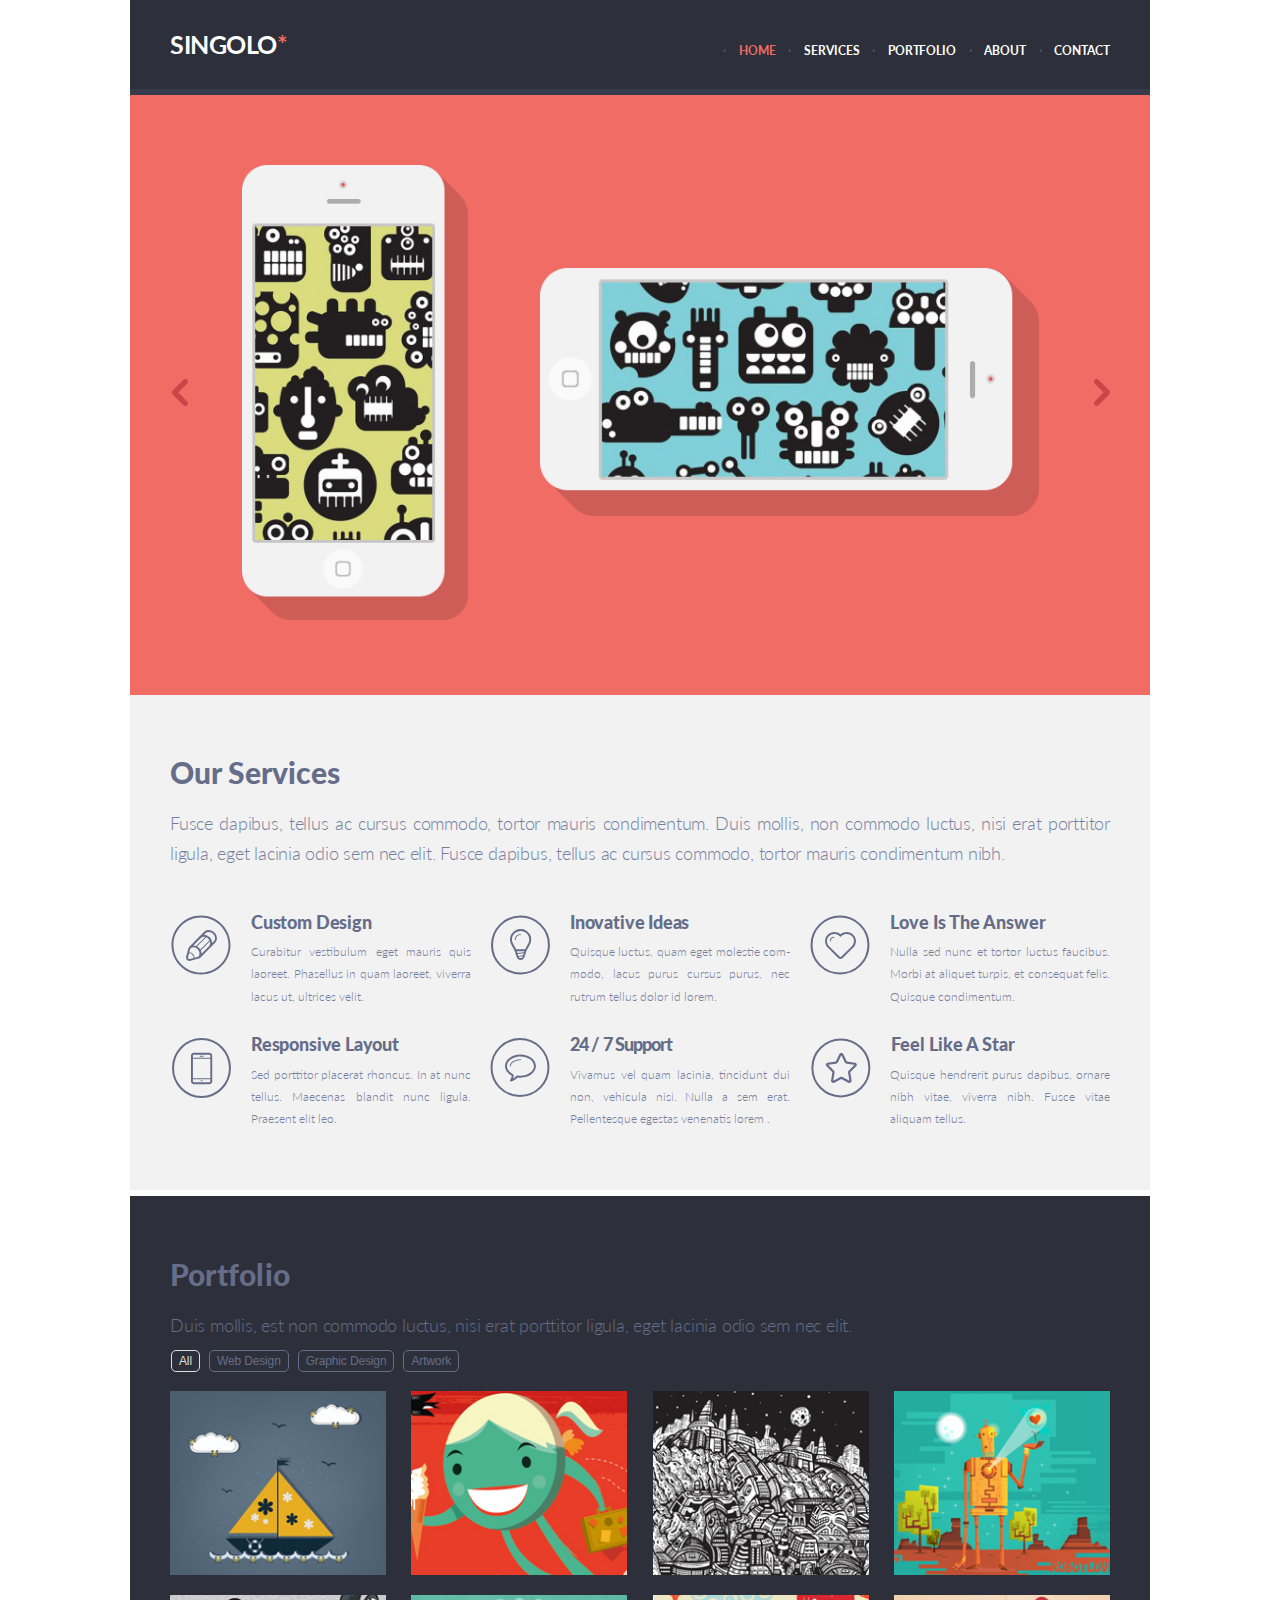
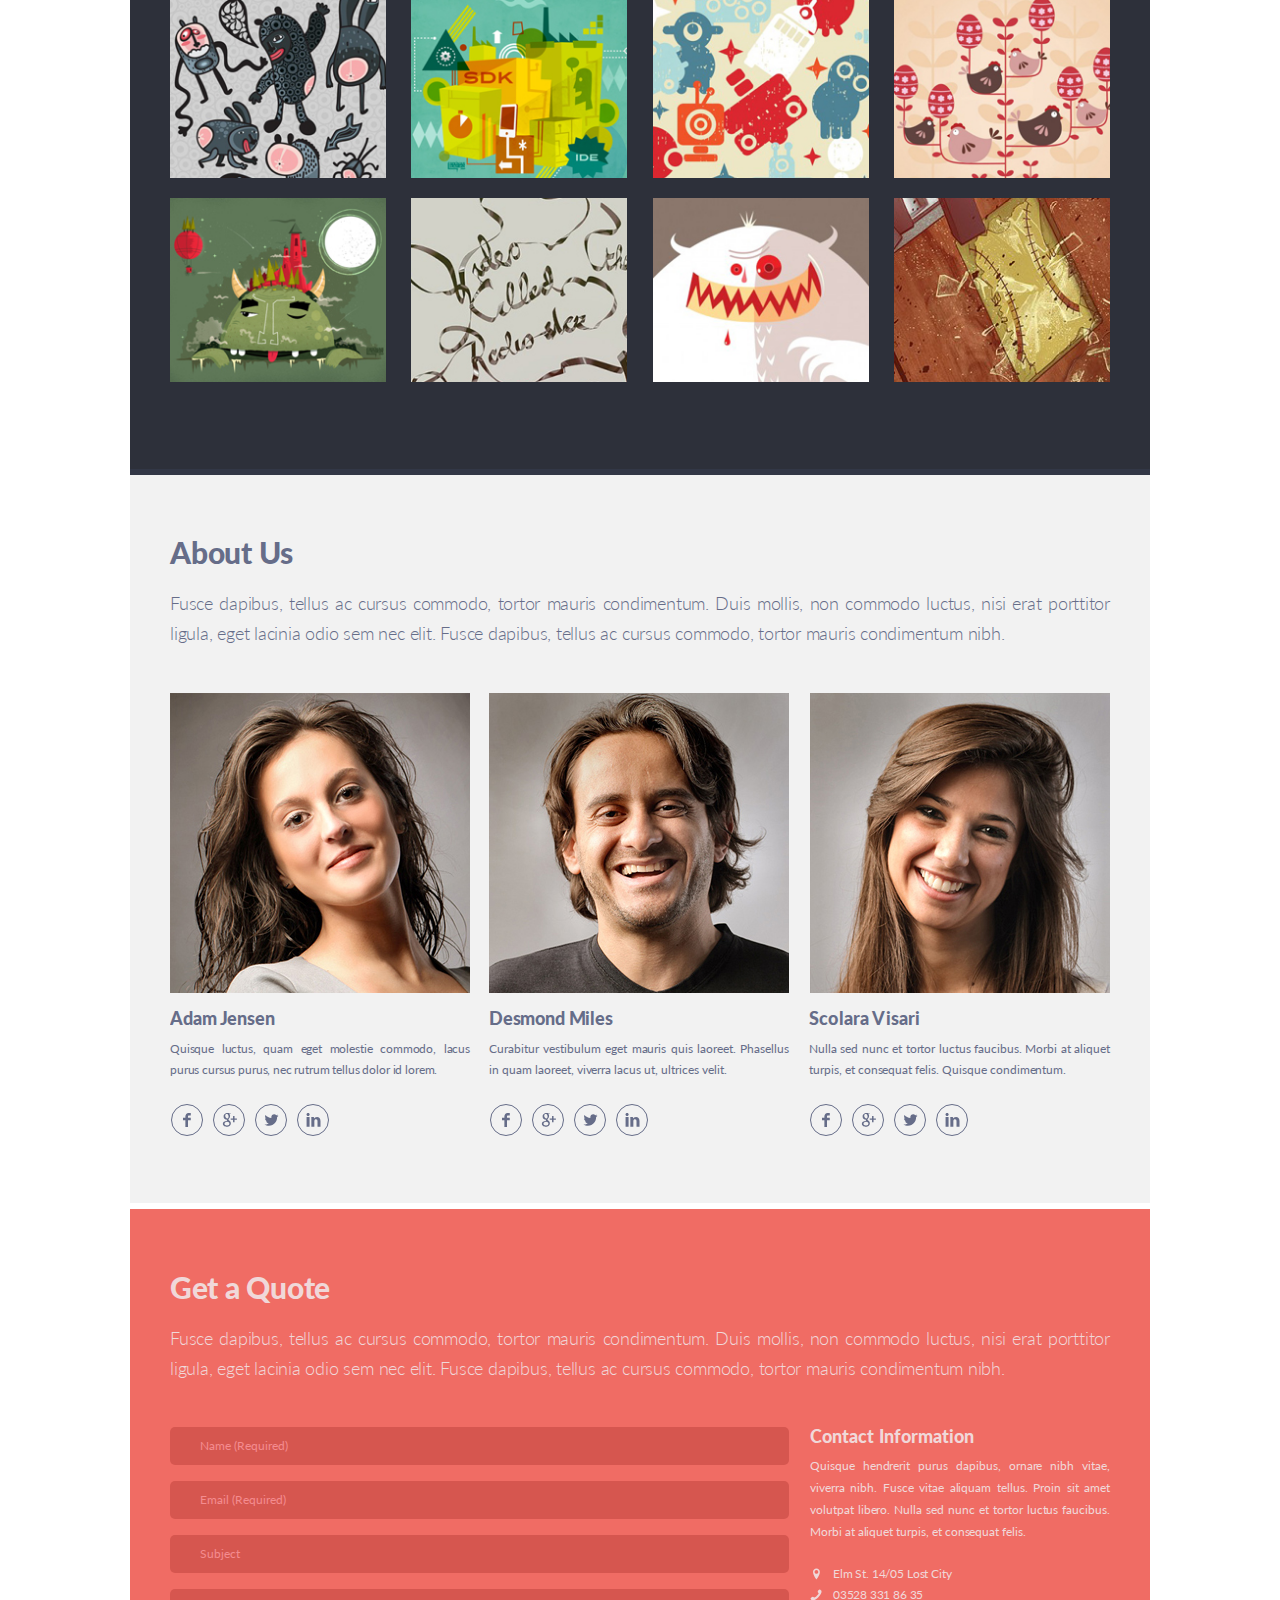
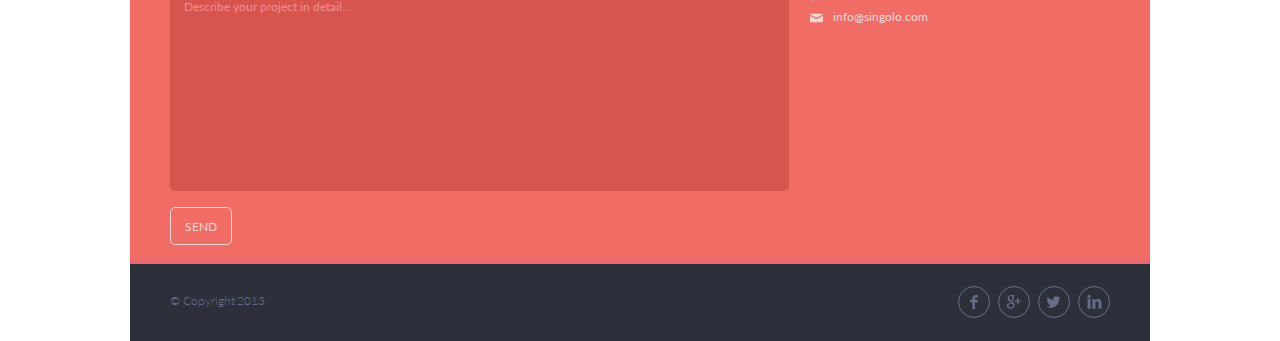
<file: index.html>
<!DOCTYPE html>
<html>
  <head>
    <meta charset="utf-8" />
    <meta
      name="viewport"
      content="width=device-width, initial-scale=1.0, maximum-scale=1.0, user-scalable=no"
    />
    <link rel="stylesheet" href="./style.css" />
    <title>Task Singolo</title>
  </head>
  <body>
    <div class="wrapper">
      <div class="wrapper__header" id="singolo">
        <header id="header">
          <h1 id="main_header">Singolo<span>*</span></h1>
          <nav>
            <ul id="navigation" class="top-nav">
              <a href="#" class="menu-icon"
                ><span class="menu-btn"
                  ><img
                    id="mobile_menu-btn"
                    src="./assets/img/m-menu.png"
                    alt=""
                    onclick="showSideMenu()"
                /></span>
                <h1 id="mobile_header">Singolo<span>*</span></h1></a
              >
              <li>
                <a
                  class="selected nav-item active_menu"
                  href="#singolo"
                  id="home-id"
                  >Home</a
                >
              </li>
              <li>
                <a class="nav-item" href="#services" id="services-id"
                  >Services</a
                >
              </li>
              <li>
                <a class="nav-item" href="#portfolio" id="portfolio-id"
                  >Portfolio</a
                >
              </li>
              <li><a class="nav-item" href="#about" id="about-id">About</a></li>
              <li>
                <a class="nav-item" href="#contacts" id="contacts-id"
                  >Contact</a
                >
              </li>
            </ul>
          </nav>
          <div id="side-menu" class="side-nav">
            <ul id="side-menu2">
              <li>
                <a
                  id="default-menu"
                  class="selected nav-item-mob active_menu"
                  href="#singolo"
                  >Home</a
                >
              </li>
              <li><a class="nav-item-mob" href="#services">Services</a></li>
              <li><a class="nav-item-mob" href="#portfolio">Portfolio</a></li>
              <li><a class="nav-item-mob" href="#about">About</a></li>
              <li><a class="nav-item-mob" href="#contacts">Contact</a></li>
            </ul>
          </div>
        </header>
      </div>
      <div class="wrapper__slider" id="wrapper__slider">
        <section class="wrapper__slider-box slider" id="wrapper__slider-box">
          <button
            type="button"
            class="button-box left arrow"
            onclick="sliderLeft()"
          ></button>
          <div class="slider-box iphone" id="slider-box">
            <img
              class="vertical"
              id="vertical"
              alt="iPhone"
              onclick="changeIphoneBackground(id)"
            />
            <img
              class="horizontal"
              id="horizontal"
              alt="iPhone"
              onclick="changeIphoneBackground(id)"
            />
            <img src="./assets/img/Slide2.png" id="slide2" alt="" />
          </div>
          <button
            type="button"
            class="button-box right arrow"
            onclick="sliderRight()"
          ></button>
        </section>
      </div>
      <a class="anchor" id="services"></a>
      <div class="wrapper__services">
        <section class="wrapper__services-box services our_services">
          <h2>Our Services</h2>
          <p>
            Fusce dapibus, tellus ac cursus commodo, tortor mauris condimentum.
            Duis mollis, non commodo luctus, nisi erat porttitor ligula, eget
            lacinia odio sem nec elit. Fusce dapibus, tellus ac cursus commodo,
            tortor mauris condimentum nibh.
          </p>
          <div class="services-items">
            <div class="services-items-box our-services design-box">
              <h3>Custom Design</h3>
              <p>
                Curabitur vestibulum eget mauris quis laoreet. Phasellus in quam
                laoreet, viverra lacus ut, ultrices velit.
              </p>
            </div>
            <div class="services-items-box our-services inovative-box">
              <h3>Inovative Ideas</h3>
              <p>
                Quisque luctus, quam eget molestie com&shy;modo, lacus purus
                cursus purus, nec rutrum tellus dolor id lorem.
              </p>
            </div>

            <div class="services-items-box our-services love-box">
              <h3>Love Is The Answer</h3>
              <p>
                Nulla sed nunc et tortor luctus faucibus. Morbi at aliquet
                turpis, et consequat felis. Quisque condimentum.
              </p>
            </div>
            <div class="services-items-box our-services responsive-box">
              <h3>Responsive Layout</h3>
              <p>
                Sed porttitor placerat rhoncus. In at nunc tellus. Maecenas
                blandit nunc ligula. Prae&shy;sent elit leo.
              </p>
            </div>
            <div class="services-items-box our-services support-box">
              <h3>24 / 7 Support</h3>
              <p>
                Vivamus vel quam lacinia, tincidunt dui non, vehicula nisi.
                Nulla a sem erat. Pellen&shy;tesque egestas venenatis lorem .
              </p>
            </div>

            <div class="services-items-box our-services star-box">
              <h3>Feel Like A Star</h3>
              <p>
                Quisque hendrerit purus dapibus, ornare nibh vitae, viverra
                nibh. Fusce vitae aliquam tellus.
              </p>
            </div>
          </div>
        </section>
      </div>
    </div>
    <a class="anchor" id="portfolio"></a>
    <section class="portfolio">
      <div class="portfolio__wrapper">
        <h2>Portfolio</h2>
        <p>
          Duis mollis, est non commodo luctus, nisi erat porttitor ligula, eget
          lacinia odio sem nec elit.
        </p>
        <div class="portfolio__tags" id="portfolio__tags">
          <button class="tag selected" onclick="changeImg()">All</button>
          <button class="tag" onclick="changeImg()">Web Design</button>
          <button class="tag" onclick="changeImg()">Graphic Design</button>
          <button class="tag" onclick="changeImg()">Artwork</button>
        </div>
        <div class="portfolio__examples" id="portfolio__examples-box">
          <img
            class="portfolio__examples-set"
            src="./assets/img/1row_1.jpg"
            id="img1"
            alt="Portfolio image"
          />
          <img
            class="portfolio__examples-set"
            src="./assets/img/1row_2.jpg"
            id="img2"
            alt="Portfolio image"
          />
          <img
            class="portfolio__examples-set"
            src="./assets/img/1row_3.jpg"
            id="img3"
            alt="Portfolio image"
          />
          <img
            class="portfolio__examples-set"
            src="./assets/img/1row_4.jpg"
            id="img4"
            alt="Portfolio image"
          />
          <img
            class="portfolio__examples-set"
            src="./assets/img/2row_1.jpg"
            id="img5"
            alt="Portfolio image"
          />
          <img
            class="portfolio__examples-set"
            src="./assets/img/2row_2.jpg"
            id="img6"
            alt="Portfolio image"
          />
          <img
            class="portfolio__examples-set"
            src="./assets/img/2row_3.jpg"
            id="img7"
            alt="Portfolio image"
          />
          <img
            class="portfolio__examples-set"
            src="./assets/img/2row_4.jpg"
            id="img8"
            alt="Portfolio image"
          />
          <img
            class="portfolio__examples-set"
            src="./assets/img/3row_1.jpg"
            id="img9"
            alt="Portfolio image"
          />
          <img
            class="portfolio__examples-set"
            src="./assets/img/3row_2.jpg"
            id="img10"
            alt="Portfolio image"
          />
          <img
            class="portfolio__examples-set"
            src="./assets/img/3row_3.jpg"
            id="img11"
            alt="Portfolio image"
          />
          <img
            class="portfolio__examples-set"
            src="./assets/img/3row_4.jpg"
            id="img12"
            alt="Portfolio image"
          />
        </div>
      </div>
    </section>
    <a class="anchor" id="about"></a>
    <section class="about-us">
      <div class="about-us__wrapper">
        <h2>About Us</h2>
        <p>
          Fusce dapibus, tellus ac cursus commodo, tortor mauris condimentum.
          Duis mollis, non commodo luctus, nisi erat porttitor ligula, eget
          lacinia odio sem nec elit. Fusce dapibus, tellus ac cursus commodo,
          tortor mauris condimentum nibh.
        </p>
        <div class="row-3-column">
          <div class="about-us__employee">
            <img
              class="employee-photo"
              src="./assets/img/adam_jensen.jpg"
              alt="Adam Jensen"
            />
            <h3>Adam Jensen</h3>
            <p>
              Quisque luctus, quam eget molestie commodo, lacus purus cursus
              purus, nec rutrum tellus dolor id lorem.
            </p>
            <div class="social-box">
              <a class="ico social-box__facebook" href="#"></a>
              <a class="ico social-box__google" href="#"></a>
              <a class="ico social-box__twitter" href="#"></a>
              <a class="ico social-box__linkedin" href="#"></a>
            </div>
          </div>
          <div class="about-us__employee">
            <img
              class="employee-photo"
              src="./assets/img/desmond_miles.jpg"
              alt="Desmond Miles"
            />
            <h3>Desmond Miles</h3>
            <p>
              Curabitur vestibulum eget mauris quis laoreet. Phasellus in quam
              laoreet, viverra lacus ut, ultrices velit.
            </p>
            <div class="social-box">
              <a class="ico social-box__facebook" href="#"></a>
              <a class="ico social-box__google" href="#"></a>
              <a class="ico social-box__twitter" href="#"></a>
              <a class="ico social-box__linkedin" href="#"></a>
            </div>
          </div>
          <div class="about-us__employee">
            <img
              class="employee-photo"
              src="./assets/img/scolara_visari.jpg"
              alt="Scolara Visari"
            />
            <h3>Scolara Visari</h3>
            <p>
              Nulla sed nunc et tortor luctus faucibus. Morbi at aliquet turpis,
              et consequat felis. Quisque condimentum.
            </p>
            <div class="social-box">
              <a class="ico social-box__facebook" href="#"></a>
              <a class="ico social-box__google" href="#"></a>
              <a class="ico social-box__twitter" href="#"></a>
              <a class="ico social-box__linkedin" href="#"></a>
            </div>
          </div>
        </div>
      </div>
    </section>
    <a class="anchor" id="contacts"></a>
    <section class="contacts">
      <div class="wrapper">
        <h2>Get a Quote</h2>
        <p>
          Fusce dapibus, tellus ac cursus commodo, tortor mauris condimentum.
          Duis mollis, non commodo luctus, nisi erat porttitor ligula, eget
          lacinia odio sem nec elit. Fusce dapibus, tellus ac cursus commodo,
          tortor mauris condimentum nibh.
        </p>
        <div class="contact-form">
          <form id="form">
            <input
              type="text"
              name="name"
              id="name"
              placeholder="Name (Required)"
              required
            />
            <input
              type="email"
              name="email"
              id="email"
              placeholder="Email (Required)"
              required
            />
            <input
              type="text"
              name="subject"
              id="subject"
              placeholder="Subject"
            />
            <textarea
              name="message"
              placeholder="Describe your project in detail..."
              id="describe"
              cols="30"
              rows="13"
              maxlength="50"
            ></textarea>
            <button id="myBtn">SEND</button>
            <div id="myModal" class="modal">
              <div class="modal-content">
                <div class="modal-header">
                  <h2>Письмо отправлено</h2>
                </div>
                <div class="modal-body">
                  <p id="subject_popup"></p>
                  <p id="describe_popup"></p>
                </div>
                <span class="close"><button>OK</button></span>
              </div>
            </div>
          </form>
          <div class="contact-form__info">
            <h3>Contact Information</h3>
            <p>
              Quisque hendrerit purus dapibus, ornare nibh vitae, viver&shy;ra
              nibh. Fusce vitae aliquam tellus. Proin sit amet volutpat libero.
              Nulla sed nunc et tortor luctus faucibus. Morbi at aliquet turpis,
              et consequat felis.
            </p>
            <p class="address">Elm St. 14/05 Lost City</p>
            <a class="phone" href="tel:035283318635">03528 331 86 35</a>
            <a class="email" href="mailto:info@singolo.com">info@singolo.com</a>
          </div>
        </div>
      </div>
    </section>
    <footer>
      <div class="wrapper">
        <div class="copyright">&copy; Copyright 2013</div>
        <div class="social-box">
          <a class="ico social-box__facebook" href="#"></a>
          <a class="ico social-box__google" href="#"></a>
          <a class="ico social-box__twitter" href="#"></a>
          <a class="ico social-box__linkedin" href="#"></a>
        </div>
      </div>
    </footer>
    <script src="./script.js"></script>
  </body>
</html>
</file>
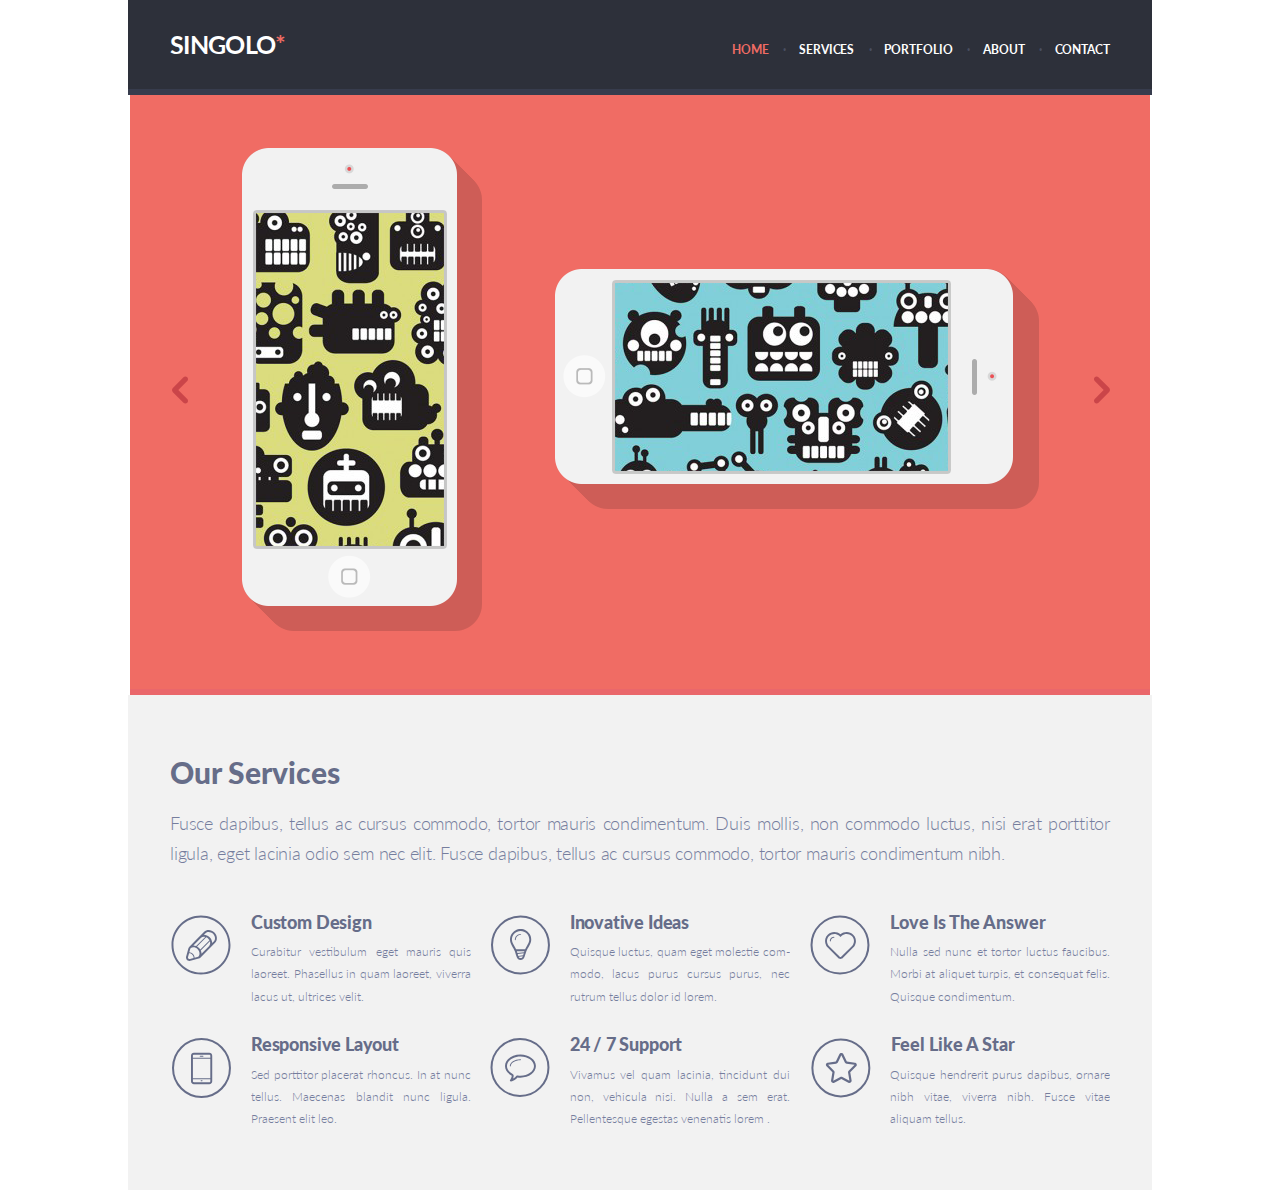
<file: singolo1.html>
<!DOCTYPE html>
<html>
  <head>
    <meta charset="utf-8" />
    <meta
      name="viewport"
      content="width=device-width, initial-scale=1.0, maximum-scale=1.0, user-scalable=no"
    />
    <link rel="stylesheet" href="singolo1.css" />
    <link
      href="https://fonts.googleapis.com/css?family=Lato:400,700,900&display=swap"
      rel="stylesheet"
    />
    <title>Task Singolo</title>
  </head>
  <body>
    <div class="wrapper">
      <div class="wrapper__header">
        <header id="header">
          <h1>Singolo<span>*</span></h1>
          <nav>
            <ul>
              <li><a class="selected">Home</a></li>
              <li><a href="#services">Services</a></li>
              <li><a href="#portfolio">Portfolio</a></li>
              <li><a href="#contacts">About</a></li>
              <li><a href="#contacts">Contact</a></li>
            </ul>
          </nav>
        </header>
      </div>
      <div class="wrapper__slider">
        <section class="wrapper__slider-box slider">
          <button type="button" class="button-box left arrow"></button>
          <div class="slider-box iphone">
            <img class="vertical" src="assets/img/iphone_vertical.png" alt="" />
            <img
              class="horizontal"
              src="assets/img/iphone_horizontal.png"
              alt=""
            />
          </div>
          <button type="button" class="button-box right arrow"></button>
        </section>
      </div>

      <div class="wrapper__services">
        <section
          id="services"
          class="wrapper__services-box services our_services"
        >
          <h2>Our Services</h2>
          <p>
            Fusce dapibus, tellus ac cursus commodo, tortor mauris condimentum.
            Duis mollis, non commodo luctus, nisi erat porttitor ligula, eget
            lacinia odio sem nec elit. Fusce dapibus, tellus ac cursus commodo,
            tortor mauris condimentum nibh.
          </p>
          <div class="services-items">
            <div
              id="portfolio"
              class="services-items-box our-services design-box"
            >
              <h3>Custom Design</h3>
              <p>
                Curabitur vestibulum eget mauris quis laoreet. Phasellus in quam
                laoreet, viverra lacus ut, ultrices velit.
              </p>
            </div>
            <div class="services-items-box our-services inovative-box">
              <h3>Inovative Ideas</h3>
              <p>
                Quisque luctus, quam eget molestie com&shy;modo, lacus purus
                cursus purus, nec rutrum tellus dolor id lorem.
              </p>
            </div>

            <div class="services-items-box our-services love-box">
              <h3>Love Is The Answer</h3>
              <p>
                Nulla sed nunc et tortor luctus faucibus. Morbi at aliquet
                turpis, et consequat felis. Quisque condimentum.
              </p>
            </div>
            <div class="services-items-box our-services responsive-box">
              <h3>Responsive Layout</h3>
              <p>
                Sed porttitor placerat rhoncus. In at nunc tellus. Maecenas
                blandit nunc ligula. Prae&shy;sent elit leo.
              </p>
            </div>
            <div
              id="contacts"
              class="services-items-box our-services support-box"
            >
              <h3>24 / 7 Support</h3>
              <p>
                Vivamus vel quam lacinia, tincidunt dui non, vehicula nisi.
                Nulla a sem erat. Pellen&shy;tesque egestas venenatis lorem .
              </p>
            </div>

            <div class="services-items-box our-services star-box">
              <h3>Feel Like A Star</h3>
              <p>
                Quisque hendrerit purus dapibus, ornare nibh vitae, viverra
                nibh. Fusce vitae aliquam tellus.
              </p>
            </div>
          </div>
        </section>
      </div>
    </div>
    <footer></footer>
  </body>
</html>
</file>
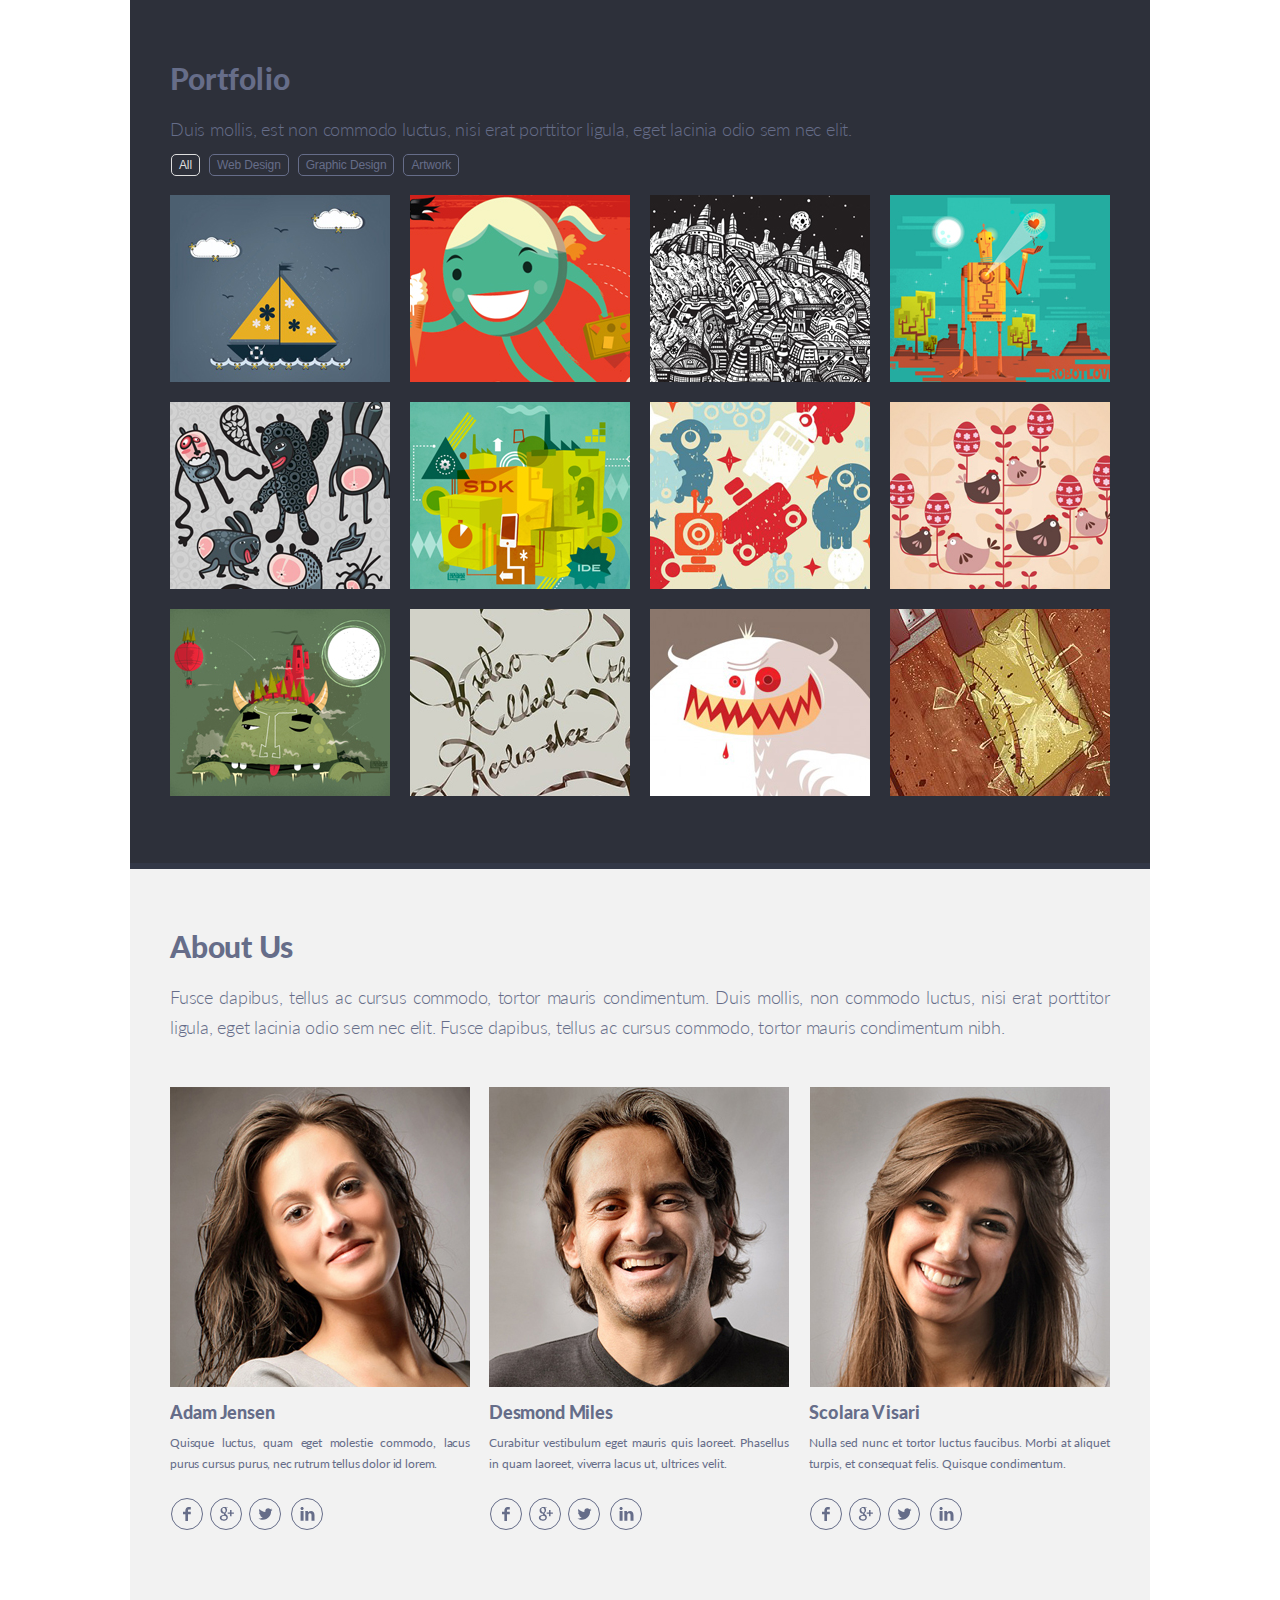
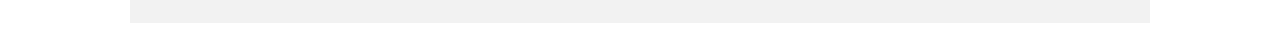
<file: singolo2.html>
<!DOCTYPE html>
<html>
  <head>
    <meta charset="utf-8" />
    <meta
      name="viewport"
      content="width=device-width, initial-scale=1.0, maximum-scale=1.0, user-scalable=no"
    />
    <link rel="stylesheet" href="./singolo2.css" />
    <title>Task Singolo Part 2</title>
  </head>
  <body>
    <section class="portfolio">
      <div class="portfolio__wrapper">
        <h2>Portfolio</h2>
        <p>
          Duis mollis, est non commodo luctus, nisi erat porttitor ligula, eget
          lacinia odio sem nec elit.
        </p>
        <div class="portfolio__tags">
          <button class="tag selected">All</button>
          <button class="tag">Web Design</button>
          <button class="tag">Graphic Design</button>
          <button class="tag">Artwork</button>
        </div>
        <div class="portfolio__examples">
          <img
            class="portfolio__examples-set"
            src="./assets/img/1row_1.jpg"
            alt="Portfolio image"
          />
          <img
            class="portfolio__examples-set"
            src="./assets/img/1row_2.jpg"
            alt="Portfolio image"
          />
          <img
            class="portfolio__examples-set"
            src="./assets/img/1row_3.jpg"
            alt="Portfolio image"
          />
          <img
            class="portfolio__examples-set"
            src="./assets/img/1row_4.jpg"
            alt="Portfolio image"
          />
          <img
            class="portfolio__examples-set"
            src="./assets/img/2row_1.jpg"
            alt="Portfolio image"
          />
          <img
            class="portfolio__examples-set"
            src="./assets/img/2row_2.jpg"
            alt="Portfolio image"
          />
          <img
            class="portfolio__examples-set"
            src="./assets/img/2row_3.jpg"
            alt="Portfolio image"
          />
          <img
            class="portfolio__examples-set"
            src="./assets/img/2row_4.jpg"
            alt="Portfolio image"
          />
          <img
            class="portfolio__examples-set"
            src="./assets/img/3row_1.jpg"
            alt="Portfolio image"
          />
          <img
            class="portfolio__examples-set"
            src="./assets/img/3row_2.jpg"
            alt="Portfolio image"
          />
          <img
            class="portfolio__examples-set"
            src="./assets/img/3row_3.jpg"
            alt="Portfolio image"
          />
          <img
            class="portfolio__examples-set"
            src="./assets/img/3row_4.jpg"
            alt="Portfolio image"
          />
        </div>
      </div>
    </section>
    <section class="about-us">
      <div class="about-us__wrapper">
        <h2>About Us</h2>
        <p>
          Fusce dapibus, tellus ac cursus commodo, tortor mauris condimentum.
          Duis mollis, non commodo luctus, nisi erat porttitor ligula, eget
          lacinia odio sem nec elit. Fusce dapibus, tellus ac cursus commodo,
          tortor mauris condimentum nibh.
        </p>
        <div class="row-3-column">
          <div class="about-us__employee">
            <img
              class="employee-photo"
              src="./assets/img/adam_jensen.jpg"
              alt="Adam Jensen"
            />
            <h3>Adam Jensen</h3>
            <p>
              Quisque luctus, quam eget molestie commodo, lacus purus cursus
              purus, nec rutrum tellus dolor id lorem.
            </p>
            <div class="social-box">
              <a class="ico social-box__facebook" href="#"></a>
              <a class="ico social-box__google" href="#"></a>
              <a class="ico social-box__twitter" href="#"></a>
              <a class="ico social-box__linkedin" href="#"></a>
            </div>
          </div>
          <div class="about-us__employee">
            <img
              class="employee-photo"
              src="./assets/img/desmond_miles.jpg"
              alt="Desmond Miles"
            />
            <h3>Desmond Miles</h3>
            <p>
              Curabitur vestibulum eget mauris quis laoreet. Phasellus in quam
              laoreet, viverra lacus ut, ultrices velit.
            </p>
            <div class="social-box">
              <a class="ico social-box__facebook" href="#"></a>
              <a class="ico social-box__google" href="#"></a>
              <a class="ico social-box__twitter" href="#"></a>
              <a class="ico social-box__linkedin" href="#"></a>
            </div>
          </div>
          <div class="about-us__employee">
            <img
              class="employee-photo"
              src="./assets/img/scolara_visari.jpg"
              alt="Scolara Visari"
            />
            <h3>Scolara Visari</h3>
            <p>
              Nulla sed nunc et tortor luctus faucibus. Morbi at aliquet turpis,
              et consequat felis. Quisque condimentum.
            </p>
            <div class="social-box">
              <a class="ico social-box__facebook" href="#"></a>
              <a class="ico social-box__google" href="#"></a>
              <a class="ico social-box__twitter" href="#"></a>
              <a class="ico social-box__linkedin" href="#"></a>
            </div>
          </div>
        </div>
      </div>
    </section>
  </body>
</html>
</file>
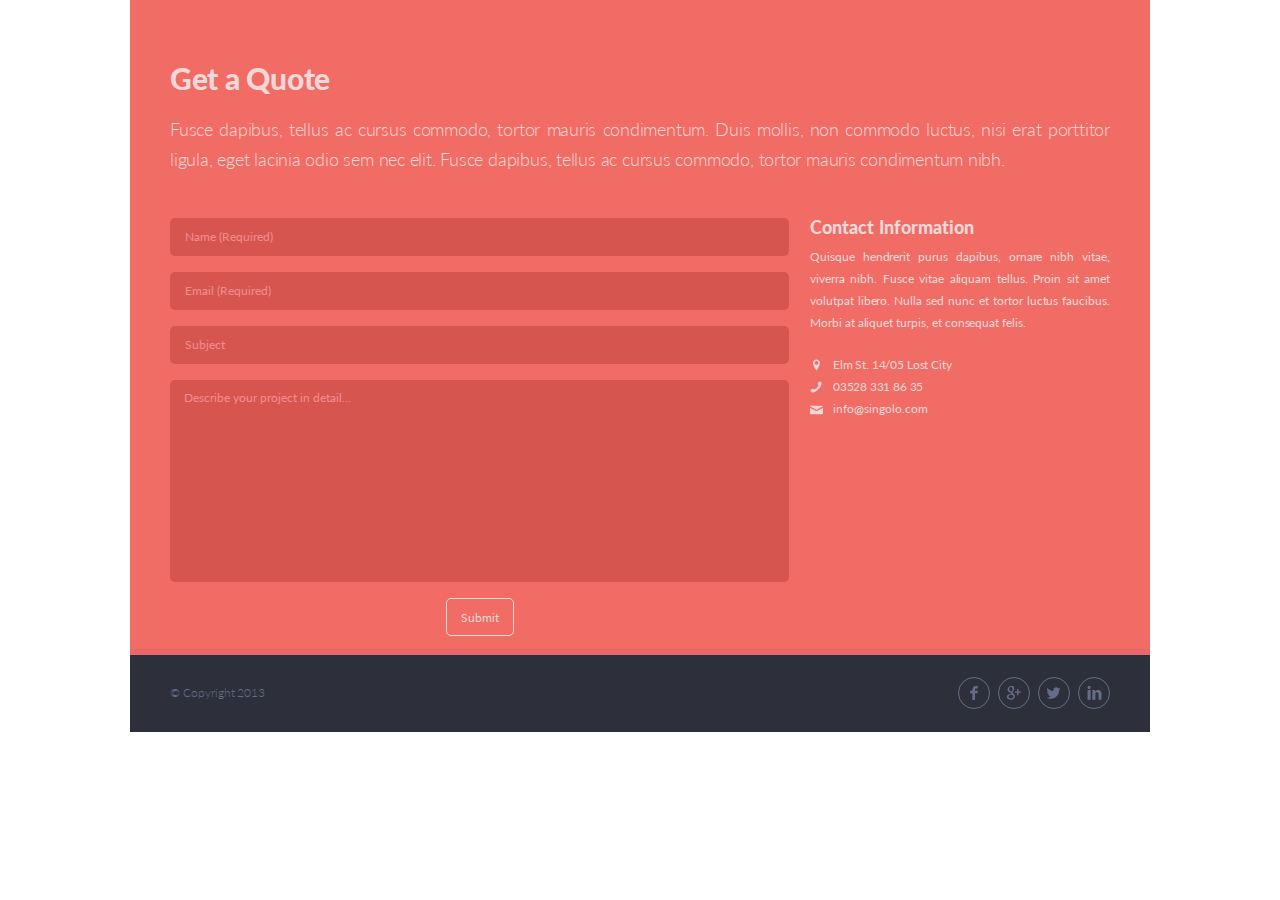
<file: singolo3.html>
<!DOCTYPE html>
<html lang="en">
  <head>
    <meta charset="UTF-8" />
    <meta name="viewport" content="width=device-width, initial-scale=1.0" />
    <link rel="stylesheet" href="singolo3.css" />
    <title>Task Singolo Part 3</title>
  </head>
  <body>
    <section class="contacts">
      <div class="wrapper">
        <h2>Get a Quote</h2>
        <p>
          Fusce dapibus, tellus ac cursus commodo, tortor mauris condimentum.
          Duis mollis, non commodo luctus, nisi erat porttitor ligula, eget
          lacinia odio sem nec elit. Fusce dapibus, tellus ac cursus commodo,
          tortor mauris condimentum nibh.
        </p>
        <div class="contact-form">
          <form method="POST">
            <input
              type="text"
              name="name"
              placeholder="Name (Required)"
              required
            />
            <input
              type="email"
              name="email"
              placeholder="Email (Required)"
              required
            />
            <input type="text" name="subject" placeholder="Subject" />
            <textarea
              name="message"
              placeholder="Describe your project in detail..."
              cols="30"
              rows="13"
            ></textarea>
            <button type="submit" formmethod="POST">Submit</button>
          </form>
          <div class="contact-form__info">
            <h3>Contact Information</h3>
            <p>
              Quisque hendrerit purus dapibus, ornare nibh vitae, viver&shy;ra
              nibh. Fusce vitae aliquam tellus. Proin sit amet volutpat libero.
              Nulla sed nunc et tortor luctus faucibus. Morbi at aliquet turpis,
              et consequat felis.
            </p>
            <p class="address">Elm St. 14/05 Lost City</p>
            <a class="phone" href="tel:035283318635">03528 331 86 35</a>
            <a class="email" href="mailto:info@singolo.com">info@singolo.com</a>
          </div>
        </div>
      </div>
    </section>
    <footer>
      <div class="wrapper">
        <div class="copyright">&copy; Copyright 2013</div>
        <div class="social-box">
          <a class="ico social-box__facebook" href="#"></a>
          <a class="ico social-box__google" href="#"></a>
          <a class="ico social-box__twitter" href="#"></a>
          <a class="ico social-box__linkedin" href="#"></a>
        </div>
      </div>
    </footer>
  </body>
</html>
</file>
<file: style.css>
@import "./assets/fonts/fonts.css";

html {
  background-color: #fff;
  font-family: "Lato";
  font-size: 10px;
  scroll-behavior: smooth;
  color: #fff;
}
body {
  padding: 0;
  margin: 0;
}
.wrapper {
  max-width: 1020px;
  margin: 0 auto;
  overflow: hidden;
}
.wrapper__header h1 {
  margin: 0;
  color: #fff;
  font-size: 25px;
}
.wrapper__header h1 span {
  color: #f06c64;
}
.services h2 {
  margin: 0;
  color: #666d89;
  font-size: 30px;
  font-weight: 900;
}
.services h3 {
  margin: 0;
  color: #666d89;
  font-size: 18px;
  font-weight: 900;
  line-height: 0.8em;
  letter-spacing: -0.01em;
}
.wrapper__slider button {
  padding: 0;
  cursor: pointer;
  border: none;
}
.wrapper__slider button:focus {
  outline: none;
}
.wrapper__slider button:active {
  outline: none;
}
.wrapper__slider button:hover {
  opacity: 0.45;
}
.wrapper__slider {
  background-color: #f06c64;
  max-width: 1020px;
  margin: 0 auto;
  padding-top: 95px;
  height: 600px;
}
.wrapper__services {
  background-color: #f2f2f2;
  border-bottom: 6px solid white;
}
.services {
  width: 100%;
  max-width: 1020px;
  margin: 0 auto;
  padding-left: 40px;
  padding-right: 40px;
  box-sizing: border-box;
}
header {
  position: fixed;
  z-index: 10;
  box-sizing: border-box;
  width: 100%;
  max-width: 1020px;
  margin: 0 auto;
  display: flex;
  justify-content: space-between;
  padding: 29px 40px 30px;
  font-weight: 700;
  text-transform: uppercase;
  letter-spacing: -0.042em;
  background-color: #2d303a;
  border-bottom: 6px solid #373c4d;
}
nav {
  letter-spacing: -0.01em;
  margin-top: 14px;
}
ul {
  margin: 0;
}
li {
  list-style: none;
  display: inline-block;
}
ul:nth-child(1) li {
  letter-spacing: -0.005em;
}
nav a {
  position: relative;
  text-decoration: none;
  font-size: 12px;
  color: #fff;
}
.wrapper__header nav a:not(.selected) {
  margin-left: 2.19em;
  /* color: #fff; */
}
.wrapper__header nav a:hover {
  color: #f06c64;
}
.wrapper__header nav a:not(.selected):before {
  color: #494e61;
  content: "·";
  position: absolute;
  left: -1.3em;
  top: 0;
}
.slider {
  position: relative;
  display: flex;
  flex-wrap: nowrap;
  justify-content: space-between;
  align-items: center;
  width: 100%;
  max-width: 1020px;
  margin: 0 auto;
  padding-left: 40px;
  padding-right: 40px;
  box-sizing: border-box;
  padding: 53px 40px 58px;
}
.iphone {
  width: calc(100% - 16px * 2);
  vertical-align: middle;
  display: inline-block;
  white-space: nowrap;
  margin: 0 auto;
  overflow: hidden;
}
.iphone img {
  vertical-align: middle;
  margin-left: 54px;
}
#vertical,
#verticalblack {
  width: 25%;
}
#horizontal,
#horizontalblack {
  width: 55%;
}
.iphone.horizontal {
  max-height: 484px;
  max-width: 100px;
}
.iphone.vertical {
  max-height: 483px;
  max-width: 240px;
}
button.arrow {
  z-index: 0;
  width: 16px;
  height: 27px;
  padding: 10px 0;
  background: transparent url("assets/img/arrow.svg") no-repeat center center;
}
button.arrow.left {
  margin-left: 2px;
}
button.arrow.right {
  transform: rotate(180deg);
}
.iphone img:nth-child(2) {
  margin-bottom: 1px;
  margin-left: 69px;
}
.services {
  padding-top: 59px;
  padding-bottom: 30px;
  color: #767e9e;
}
.services p {
  margin-block-start: 18px;
  margin-block-end: 0;
  font: 350 18px/30px "Lato";
  text-align: justify;
  letter-spacing: -0.012em;
}
.services-items {
  display: flex;
  justify-content: space-between;
  flex-wrap: wrap;
  margin-top: 47px;
  padding-left: 1px;
}
.our-services {
  width: 220px;
  margin-bottom: 31px;
  padding-left: 80px;
}
.our-services p {
  margin-block-start: 12px;
  margin-block-end: 0;
  max-height: 65px;
  font-size: 12px;
  letter-spacing: -0.005em;
  line-height: 1.84em;
  overflow: hidden;
  text-align: justify;
}
.design-box {
  background-image: url("./assets/img/pencil.svg");
  background-position: top left;
  background-repeat: no-repeat;
}
.inovative-box {
  background-image: url("./assets/img/lamp.svg");
  background-position: top left;
  background-repeat: no-repeat;
}
.love-box {
  background-image: url("./assets/img/love.svg");
  background-position: top left;
  background-repeat: no-repeat;
}
.responsive-box {
  background-image: url("./assets/img/mobile.svg");
  background-position: top left;
  background-repeat: no-repeat;
}
.support-box {
  background-image: url("./assets/img/24x7.svg");
  background-position: top left;
  background-repeat: no-repeat;
}
.star-box {
  background-image: url("./assets/img/star.svg");
  background-position: top left;
  background-repeat: no-repeat;
}
.our-services:nth-child(3n + 2) {
  margin-left: -0.1em;
}
.our-services:nth-child(3n) h3,
.our-services:nth-child(2) h3 {
  letter-spacing: 0;
}
.our-services:nth-child(1) p,
.our-services:nth-child(2) p,
.our-services:nth-child(3) p,
.our-services:nth-child(4) p,
.our-services:nth-child(5) p,
.our-services:nth-child(6) p {
  letter-spacing: 0;
}
.our-services:nth-child(2) h3 {
  letter-spacing: -0.01em;
}
.our-services:nth-child(3) h3 {
  letter-spacing: -0.001em;
}
.our-services:nth-child(5) h3 {
  letter-spacing: -0.05em;
}
.our-services:nth-child(5) p {
  letter-spacing: 0;
}
.our-services:nth-child(6) h3 {
  margin-left: 0.05em;
}

.portfolio h2 {
  margin: 0;
  font-size: 3rem;
  font-weight: 900;
  color: #666d89;
}
.portfolio h3 {
  margin: 0;
  font-size: 1.8rem;
  letter-spacing: -0.01rem;
  font-weight: 900;
  line-height: 0.8rem;
  color: #666d89;
}
.portfolio {
  margin: 0 auto;
  padding: 60px 0 67px;
  width: 1020px;
  background: #2d303a;
  border-bottom: 6px solid #323746;
  box-sizing: border-box;
}
.portfolio__wrapper {
  margin: 0 auto;
  padding: 0 40px;
  box-sizing: border-box;
}
.portfolio h2 {
  letter-spacing: 0.00801em;
}
.portfolio p {
  margin: 18px 0 0;
  text-align: justify;
  font: 300 18px/30px Lato, Roboto, sans-serif;
  letter-spacing: -0.0116em;
  color: #666d89;
}
button {
  margin: 0;
  padding: 0;
  cursor: pointer;
  background: transparent;
  border: none;
}
.portfolio__tags {
  margin: 10px 0 19px;
  padding-left: 1px;
}
.tag {
  padding: 4px 7px 4px 7px;
  font-size: 1.2rem;
  line-height: 1.2rem;
  letter-spacing: -0.014rem;
  color: #666d89;
  border: 1px solid #666d89;
  border-radius: 5px;
}
.tag.selected {
  color: #dedede;
  border-color: #dedede;
}
.tag:hover {
  border-color: #dedede;
  color: #dedede;
}
.tag:not(:first-child) {
  margin-left: 6px;
}
.portfolio__examples {
  /* height: 601px; */
  height: 100%;
  display: flex;
  justify-content: space-between;
  flex-wrap: wrap;
  overflow: hidden;
  box-sizing: border-box;
}
.portfolio__examples-set {
  margin-bottom: 20px;
  box-sizing: border-box;
}
.portfolio__examples-set:nth-child(n + 13) {
  display: none;
}
.portfolio .portfolio__wrapper .portfolio__examples {
  border: none;
  box-sizing: border-box;
}
.about-us {
  margin: 0 auto;
  padding-top: 59px;
  padding-bottom: 67px;
  background: #f2f2f2;
  border-bottom: 6px solid #ffffff;
  width: 1020px;
}

.about-us h2 {
  margin: 0;
  font-size: 3rem;
  font-weight: 900;
  color: #666d89;
}
.about-us h3 {
  margin: 0;
  font-size: 1.8rem;
  letter-spacing: -0.01rem;
  font-weight: 900;
  line-height: 0.8rem;
  color: #666d89;
}

.about-us h2 {
  letter-spacing: -0.006em;
}
.about-us p {
  margin: 18px 0 0;
  font: 300 18px/30px Lato, Roboto, sans-serif;
  text-align: justify;
  letter-spacing: -0.0122em;
  color: #666d89;
}
.about-us__wrapper {
  padding: 0 40px;
  box-sizing: border-box;
  margin-bottom: -26px;
}
.row-3-column {
  margin-top: 45px;
  display: flex;
}
.about-us__employee {
  width: 300px;
}
.about-us__employee:nth-child(2) {
  margin-left: 19px;
}
.about-us__employee:last-child {
  margin-left: 21px;
}
.about-us__employee h3 {
  margin-top: 13px;
  letter-spacing: -0.00501em;
  line-height: 1.2012em;
  white-space: nowrap;
  overflow: hidden;
}
.about-us__employee p {
  margin-top: 8px;
  font-size: 1.2rem;
  line-height: 1.75em;
  font-weight: normal;
}
.about-us__employee:nth-child(2) h3 {
  letter-spacing: -0.01em;
}
.about-us__employee:nth-child(2) p {
  letter-spacing: -0.002193em;
}
.about-us__employee:last-child .social-box {
  margin-left: -1px;
}
.about-us__employee:last-child h3 {
  letter-spacing: 0.01em;
  margin-left: -1px;
}
.about-us__employee:last-child p {
  letter-spacing: -0.00293em;
  margin-left: -1px;
}
.about-us .social-box {
  margin: 24px 0;
  padding-left: 1px;
}
.about-us .ico {
  height: 30px;
  width: 30px;
  display: inline-block;
  border-radius: 100%;
  border: 1px solid #666d89;

}
.about-us .ico:hover {
  cursor: pointer;
  opacity: 0.45;
}
.about-us .ico:not(:first-child) {
  margin-left: 7px;
}
.about-us .ico:last-child {
  margin-left: 7px;
}
.about-us .social-box__facebook {
  background: url("./assets/img/facebook_ico.svg") center center no-repeat;
}
.about-us .social-box__google {
  background: url("./assets/img/google_ico.svg") center center no-repeat;
}
.about-us .social-box__twitter {
  background: url("./assets/img/twitter_ico.svg") center center no-repeat;
}
.about-us .social-box__linkedin {
  background: url("assets/img/linkedin_ico.svg") center center no-repeat;
}

.contacts h2 {
  margin-top: 0;
  margin-bottom: 0;
  color: #666d89;
  font-size: 3rem;
  font-weight: 900;
  letter-spacing: -0.009em;
  color: #f0d8d9;
}
.contacts h3 {
  margin-top: 0;
  margin-bottom: 0;
  color: #666d89;
  font-weight: 900;
  font-size: 1.8rem;
  letter-spacing: -0.01em;
  line-height: 0.8em;
}
.contacts .wrapper {
  width: 1020px;
  padding: 0 40px;
  margin: 0 auto;
  box-sizing: border-box;
}

.contacts p {
  font: 300 1.8rem/3rem "Lato", Verdana, sans-serif;
  letter-spacing: -0.012em;
  text-align: justify;
  color: #666d89;
  color: #f0d8d9;
  margin-block-start: 18px;
  margin-block-end: 0;
}
footer .social-box {
  margin-top: 24px;
  padding-left: 1px;
}
footer .social-box .ico {
  display: inline-block;
  width: 30px;
  height: 30px;
  background-repeat: no-repeat;
  background-position: center center;
  border: 1px solid #666d89;
  border-radius: 100%;
}
footer .social-box .ico:not(:first-child) {
  margin-left: 5px;
}
footer .social-box .ico:hover,
.contact-form__info .phone:hover,
.contact-form__info .email:hover {
  opacity: 0.55;
}
footer .ico.social-box__facebook {
  background-image: url("./assets/img/facebook_ico.svg");
}
footer .ico.social-box__google {
  background-image: url("./assets/img/google_ico.svg");
  background-position-x: 7px;
}
footer .ico.social-box__twitter {
  background-image: url("./assets/img/twitter_ico.svg");
  background-position-x: 7px;
}
footer .ico.social-box__linkedin {
  background-image: url("./assets/img/linkedin_ico.svg");
  background-position-y: 7px;
}
.contacts button {
  margin: 0;
  cursor: pointer;
  background-color: transparent; 
}
.contacts button:hover {
  opacity: 0.8;
  cursor: pointer;
}
.contacts {
  width: 1020px;
  margin: 0 auto;
  padding-top: 60px;
  padding-bottom: 13px;
  background-color: #f06c64;
  border-bottom: 6px solid #ea676b;
}
.contacts h3,
.contacts a {
  color: #f0d8d9;
}
.contact-form {
  margin-top: 44px;
  display: flex;
  justify-content: space-between;
}
form > * {
  display: block;
}

input,
textarea,
form button {
  padding: 12px 30px;
  width: 619px;
  box-sizing: border-box;
  font: normal 1.2rem/1.4rem "Lato", "Arial", sans-serif;
  border: none;
  border-radius: 5px;
  background-color: #d6564f;
  color: #f0d8d9;
}
::placeholder {
  color: #f48c8f;
  opacity: 1;
}
input,
textarea {
  margin-bottom: 16px;
}

textarea {
  padding: 11px 15px 13px 14px;
  resize: none;
  max-height: 202px;
}
form button {
  padding: 12px 14px 10px;
  width: initial;
  background-color: transparent;
  color: #f0d8d9;
  border: 1px solid #f0d8d9;
}
form button:hover {
  padding: 13px 15px 11px;
  background-color: #f0d8d9;
  color: #f06c64;
  border: none;
}
.contact-form__info {
  width: 303px;
  padding-left: 3px;
  box-sizing: border-box;
}
.contact-form__info h3 {
  margin-top: 2px;
  letter-spacing: 0.004em;
}
.contact-form__info > p,
.contact-form__info > a {
  margin-top: 12px;
  margin-bottom: 0;
  font-weight: normal;
  font-size: 1.2rem;
  letter-spacing: -0.004em;
  line-height: 22px;
  text-align: justify;
  hyphens: manual;
}
.contact-form__info .address,
.contact-form__info > a {
  padding-left: 23px;
}
.contact-form__info > a {
  display: block;
  margin-top: 0;
  line-height: 22px;
  text-decoration: none;
}
.contact-form__info .address {
  margin-top: 20px;
  letter-spacing: -0.013em;
  background: transparent url("./assets/img/address.svg") no-repeat 3px center;
}
.contact-form__info .phone {
  margin-top: -0.07em;
  letter-spacing: -0.016em;
  background: transparent url("./assets/img/phone.svg") no-repeat left center;
}
.contact-form__info .email {
  letter-spacing: -0.002em;
  background: transparent url("./assets/img/email.svg") no-repeat left 7px;
}
footer {
  width: 1020px;
  margin: 0 auto;
  padding: 22px 0 21px;
  background-color: #2d303a;
}
footer .wrapper {
  width: 1020px;
  padding: 0 40px;
  margin: 0 auto;
  box-sizing: border-box;
  display: flex;
  justify-content: space-between;
  align-items: center;
}
footer .copyright {
  margin-top: -4px;
  font-weight: 300;
  font-size: 1.2rem;
  letter-spacing: -0.004em;
  color: #666d89;
}
footer .social-box {
  margin: 0;
}
a.anchor {
  display: block;
  position: relative;
  top: -95px;
  visibility: hidden;
}
.active_menu {
  color: #f06c64;
}
.modal {
  display: none; /* Hidden by default */
  position: fixed; /* Stay in place */
  z-index: 1; /* Sit on top */
  padding-top: 100px; /* Location of the box */
  left: 0;
  top: 0;
  width: 100%; /* Full width */
  height: 100%; /* Full height */
  overflow: auto; /* Enable scroll if needed */
  background-color: rgb(0, 0, 0); /* Fallback color */
  background-color: rgba(0, 0, 0, 0.4); /* Black w/ opacity */
}

.modal-content {
  position: relative;
  background-color: #2d303a;
  margin: auto;
  padding: 0;
  border: 5px solid #f06c64;
  width: 50%;
  box-shadow: 0 4px 8px 0 rgba(0, 0, 0, 0.2), 0 6px 20px 0 rgba(0, 0, 0, 0.19);
  -webkit-animation-name: animatetop;
  -webkit-animation-duration: 0.4s;
  animation-name: animatetop;
  animation-duration: 0.4s;
}

.slide-left {
  position: relative;
  animation-name: animateLeft;
  animation-duration: 0.4s;
}
.slide-right {
  position: relative;
  animation-name: animateRight;
  animation-duration: 0.4s;
}
.wrapper__slider-box {
  background-color: #f06c64;
  height: 100%;
}
.left .arrow {
  position: absolute;
}

@-webkit-keyframes animateLeft {
  from {
    left: -110%;
    /* opacity: 0; */
  }
  to {
    left: 0;
    /* opacity: 1; */
  }
}

@keyframes animateLeft {
  from {
    right: -110%;
    /* opacity: 0; */
  }
  to {
    right: 0;
    /* opacity: 1; */
  }
}

@-webkit-keyframes animateRight {
  from {
    right: -110%;
    /* opacity: 0; */
  }
  to {
    right: 0;
    /* opacity: 1; */
  }
}

@keyframes animateRight {
  from {
    left: -110%;
    /* opacity: 0; */
  }
  to {
    left: 0;
    /* opacity: 1; */
  }
}
@-webkit-keyframes animatetop {
  from {
    top: -300px;
    opacity: 0;
  }
  to {
    top: 0;
    opacity: 1;
  }
}

@keyframes animatetop {
  from {
    top: -300px;
    opacity: 0;
  }
  to {
    top: 0;
    opacity: 1;
  }
}

.modal-header {
  padding: 2px 16px;
  background-color: #f06c64;
  color: white;
}

.modal-body {
  padding: 2px 16px;
}

.close {
  text-align: center;
  color: white;
  display: block;
  font-size: 28px;
  font-weight: bold;
  padding-bottom: 5px;
}

.close:hover,
.close:focus {
  color: #000;
  text-decoration: none;
  cursor: pointer;
}

.menu-icon .menu-btn {
  width: 36px;
  height: 24px;
}

.side-nav {
  height: 100%;
  position: fixed;
  top: 90px;
  left: -1px;
  z-index: 1;
  background: #2d303a;
  width: 0;
  overflow-x: hidden;
  box-shadow: 0 2px 4px 0 rgba(0, 0, 0, 0.2);
  transition: 0.5s;
}

#side-menu ul li {
  display: block;
  padding: 25px 0;
  margin: 0 0 0 50%;
  left: 0;
  transform: translateX(-50%);
}
#side-menu ul {
  text-align: left;
  box-sizing: border-box;
  transform: translateY(50%);
}
#side-menu ul::before {
  content: "";
}

.selected_img {
  box-sizing: border-box;
  border: 5px solid #f06c64;
}

#slide2 {
  width: 90%;
}

@media only screen and (min-width: 320px) and (max-width: 374px) {
  .nav-item-mob {
    /* color: #fff;     */
    text-decoration: none;
    font-size: 20px;
    font-weight: bold;
  }
  a {
    color: #fff;
  }
  #side-menu2 li {
    color: #fff;
  }
  #main_header {
    display: none;
  }
  .top-nav .nav-item {
    display: none;
  }
  nav {
    width: 100%;
    text-align: center;
  }
  #navigation .menu-icon {
    display: block;
    text-align: left;
  }
  #navigation .menu-icon::before {
    content: "";
  }
  #navigation .menu-icon h1 {
    width: 75%;
    text-align: center;
  }

  .top-nav .menu-icon .menu-btn {
    display: inline-block;
    margin-right: 15px;
  }
  #mobile_header {
    display: inline-block;
  }
  .top-nav .nav-item {
    display: none;
  }
  header {
    padding: 29px 0px 30px;
  }
  .slider {
    padding: 33px 40px 8px;
  }
  .iphone img {
    margin-left: 25px;
  }
  .wrapper__slider-box .right {
    margin-left: 15px;
  }
  .iphone img:nth-child(2) {
    margin-left: 15px;
  }
  button.arrow {
    padding: 10px 0;
  }
  .services-items {
    width: 100%;
  }
  .our-services {
    width: 100%;
    padding-bottom: 15px;
  }
  .portfolio {
    width: 100%;
  }
  .portfolio__examples {
    overflow: visible;
    height: 100%;
  }
  .portfolio__examples .portfolio__examples-set {
    width: 48%;
  }
  .portfolio__examples .portfolio__examples-set:nth-child(n + 9) {
    display: none;
  }
  .about-us {
    max-width: 100%;
  }
  .row-3-column {
    flex-direction: column;
    flex: 0 1 auto;
  }
  .about-us__employee {
    width: 100%;
  }
  .about-us__employee img {
    width: 100%;
  }
  .about-us .ico:not(:first-child) {
    margin-left: 7px;
  }
  .about-us .ico:last-child {
    margin-left: 7px;
  }
  .about-us__employee:nth-child(2) {
    margin-left: 0px;
  }
  .about-us__employee:last-child {
    margin-left: 0px;
  }
  .contacts {
    width: 100%;
  }
  .contacts .wrapper {
    max-width: 100%;
  }
  .contact-form {
    flex-wrap: wrap;
  }
  form {
    width: 100%;
  }
  input,
  textarea,
  form button {
    width: 100%;
  }
  form {
    padding-bottom: 40px;
  }
  footer {
    width: 100%;
  }
  footer .wrapper {
    width: 100%;
  }
  .menu-icon .menu-btn img {
    display: block;
  }
  .wrapper__header a:not(.selected):before {
    content: "";
  }
  .wrapper__slider {
    height: 380px;
  }
  .copyright {
    display: none;
  }
  footer .social-box {
    margin: 0 auto;
  }
  .wrapper__slider {
    height: 200px;
  }
}

@media only screen and (min-width: 375px) and (max-width: 767px) {
  /* .navigation .active_menu {
    color: red;
  }
  .wrapper__header a:not(.selected) {
    margin-left: 0;
  }
  .wrapper__header a:not(.selected):before {
    content: "";
  } */
  /* .wrapper__header a {
    color: #fff;
    text-decoration: none;
    font-size: 20px;
    font-weight: bold;
  } */
  .nav-item-mob {
    /* color: #fff;     */
    text-decoration: none;
    font-size: 20px;
    font-weight: bold;
  }
  a {
    color: #fff;
  }
  #side-menu2 li {
    color: #fff;
  }
  #main_header {
    display: none;
  }
  .top-nav .nav-item {
    display: none;
  }
  nav {
    width: 100%;
    text-align: center;
  }
  #navigation .menu-icon {
    display: block;
    text-align: left;
  }
  #navigation .menu-icon::before {
    content: "";
  }
  #navigation .menu-icon h1 {
    width: 75%;
    text-align: center;
  }

  .top-nav .menu-icon .menu-btn {
    display: inline-block;
    margin-right: 15px;
  }
  #mobile_header {
    display: inline-block;
  }
  .top-nav .nav-item {
    display: none;
  }
  header {
    padding: 29px 0px 30px;
  }
  .slider {
    padding: 33px 40px 8px;
  }
  .iphone img {
    margin-left: 25px;
  }
  .iphone img:nth-child(2) {
    margin-left: 15px;
  }
  button.arrow {
    padding: 10px 0;
  }
  .services-items {
    width: 100%;
  }
  .our-services {
    width: 100%;
    padding-bottom: 15px;
  }
  .portfolio {
    width: 100%;
  }
  .portfolio__examples {
    overflow: visible;
    height: 100%;
  }
  .portfolio__examples .portfolio__examples-set {
    width: 48%;
  }
  .portfolio__examples .portfolio__examples-set:nth-child(n + 9) {
    display: none;
  }
  .about-us {
    max-width: 100%;
  }
  .row-3-column {
    flex-direction: column;
    flex: 0 1 auto;
  }
  .about-us__employee {
    width: 100%;
  }
  .about-us__employee img {
    width: 100%;
  }
  .about-us .ico:not(:first-child) {
    margin-left: 7px;
  }
  .about-us .ico:last-child {
    margin-left: 7px;
  }
  .about-us__employee:nth-child(2) {
    margin-left: 0px;
  }
  .about-us__employee:last-child {
    margin-left: 0px;
  }
  .contacts {
    width: 100%;
  }
  .contacts .wrapper {
    max-width: 100%;
  }
  .contact-form {
    flex-wrap: wrap;
  }
  form {
    width: 100%;
  }
  input,
  textarea,
  form button {
    width: 100%;
  }
  form {
    padding-bottom: 40px;
  }
  footer {
    width: 100%;
  }
  footer .wrapper {
    width: 100%;
  }
  .menu-icon .menu-btn img {
    display: block;
  }
  .wrapper__header a:not(.selected):before {
    content: "";
  }
  .wrapper__slider {
    height: 380px;
  }
  .copyright {
    display: none;
  }
  footer .social-box {
    margin: 0 auto;
  }
}

@media only screen and (min-width: 375px) and (max-width: 512px) {
  .wrapper__slider {
    height: 250px;
  }
}

@media only screen and (min-width: 768px) and (max-width: 1019px) {
  #navigation .menu-icon h1 {
    display: none;
  }
  #main_header {
    display: block;
  }
  .slider {
    padding: 33px 40px 8px;
  }
  .iphone img {
    margin-left: 25px;
  }
  #horizontal {
    padding-left: 54px;
  }
  .iphone img:nth-child(2) {
    margin-left: 15px;
  }
  button.arrow {
    padding: 10px 0;
  }
  .our-services {
    width: 30%;
    padding-bottom: 15px;
  }
  .portfolio {
    width: 100%;
    height: 100%;
    box-sizing: border-box;
  }
  .portfolio__examples {
    overflow: visible;
    height: 100%;
  }
  .portfolio__examples .portfolio__examples-set {
    width: 30%;
    box-sizing: border-box;
  }
  .portfolio__examples .portfolio__examples-set:nth-child(n + 14) {
    display: none;
  }
  .about-us {
    max-width: 100%;
  }
  .row-3-column {
  }
  .about-us__employee {
    width: 100%;
  }
  .about-us__employee img {
    width: 100%;
  }
  .about-us .ico:not(:first-child) {
    margin-left: 7px;
  }
  .about-us .ico:last-child {
    margin-left: 7px;
  }
  .about-us__employee:nth-child(2) {
    margin-left: 10px;
  }
  .about-us__employee:last-child {
    margin-left: 10px;
  }
  .contacts {
    max-width: 100%;
  }
  .contacts button {
    margin: 0;
  }
  .contacts .wrapper {
    width: 100%;
  }
  /* .contact-form {
    flex-wrap: wrap;
  } */
  form {
    width: 80%;
    padding-right: 20px;
  }
  input,
  textarea {
    width: 100%;
    padding: 12px 15px;
  }
  form button {
    width: 20%;
    padding: 12px 15px;
  }
  form {
    padding-bottom: 40px;
  }
  .contact-form__info {
    width: 303px;
    padding-left: 3px;
    box-sizing: border-box;
  }
  footer {
    width: 100%;
  }
  footer .wrapper {
    width: 100%;
  }
  #side-menu {
    display: none;
  }
  .menu-icon .menu-btn img {
    display: none;
  }
  .wrapper__slider {
    height: 480px;
  }
}

@media only screen and (min-width: 1020px) {
  #side-menu {
    display: none;
  }
  #navigation .menu-icon h1 {
    display: none;
  }
  .menu-icon .menu-btn img {
    display: none;
  }
  .portfolio__examples .portfolio__examples-set {
    width: 23%;
    box-sizing: border-box;
  }
}
</file>
<file: singolo1.css>
html {
  background-color: #fff;
  font-family: "Lato";
}
body {
  padding: 0;
  margin: 0;
}
.wrapper {
  max-width: 1024px;
  margin: 0 auto;
}
h1 {
  margin: 0;
  color: #fff;
  font-size: 25px;
}
h1 span {
  color: #f06c64;
}
h2 {
  margin: 0;
  color: #666d89;
  font-size: 30px;
  font-weight: 900;
}
h3 {
  margin: 0;
  color: #666d89;
  font-size: 18px;
  font-weight: 900;
  line-height: 0.8em;
  letter-spacing: -0.01em;
}
button {
  padding: 0;
  cursor: pointer;
  border: none;
}
button:focus {
  outline: none;
}
button:hover {
  opacity: 0.45;
}
.wrapper__header {
  background-color: #2d303a;
  border-bottom: 6px solid #373c4d;
}
.wrapper__slider {
  background-color: #f06c64;
  border-bottom: 6px solid #ea676b;
  max-width: 1020px;
  margin: 0 auto;
}
.wrapper__services {
  background-color: #f2f2f2;
  border-bottom: 6px solid white;
}
.services {
  width: 100%;
  max-width: 1020px;
  margin: 0 auto;
  padding-left: 40px;
  padding-right: 40px;
  box-sizing: border-box;
}
header {
  box-sizing: border-box;
  width: 100%;
  max-width: 1020px;
  margin: 0 auto;
  display: flex;
  justify-content: space-between;
  padding: 29px 40px 30px;
  font-weight: 700;
  text-transform: uppercase;
  letter-spacing: -0.042em;
}
nav {
  letter-spacing: -0.01em;
  margin-top: 9px;
}
ul {
  margin: 0;
}
li {
  list-style: none;
  display: inline-block;
}
ul:nth-child(1) li {
  letter-spacing: -0.005em;
}
nav a {
  position: relative;
  text-decoration: none;
  font-size: 12px;
  color: #f06c64;
}
a:not(.selected) {
  margin-left: 2.19em;
  color: #fff;
}
a:hover {
  color: #f06c64;
}
a:not(.selected):before {
  color: #494e61;
  content: "·";
  position: absolute;
  left: -1.3em;
  top: 0;
}
.slider {
  display: flex;
  justify-content: space-between;
  align-items: center;
  width: 100%;
  max-width: 1020px;
  margin: 0 auto;
  padding-left: 40px;
  padding-right: 40px;
  box-sizing: border-box;
  padding: 53px 40px 58px;
}
.iphone {
  width: calc(100% - 16px * 2);
  vertical-align: middle;
  display: inline-block;
  margin: 0 auto;
}
.iphone img {
  vertical-align: middle;
  margin-left: 54px;
}
.iphone.horizontal {
  height: 240px;
  width: 484px;
}
.iphone.vertical {
  height: 483px;
  width: 240px;
}
button.arrow {
  width: 16px;
  height: 27px;
  padding: 150px 0;
  background: transparent url("assets/img/arrow.svg") no-repeat center center;
}
button.arrow.left {
  margin-left: 2px;
}
button.arrow.right {
  transform: rotate(180deg);
}
.iphone img:nth-child(2) {
  margin-bottom: 1px;
  margin-left: 69px;
}
.services {
  padding-top: 59px;
  padding-bottom: 30px;
  color: #767e9e;
}
.services p {
  margin-block-start: 18px;
  margin-block-end: 0;
  font: 300 18px/30px "Lato";
  text-align: justify;
  letter-spacing: -0.012em;
}
.services-items {
  display: flex;
  justify-content: space-between;
  flex-wrap: wrap;
  margin-top: 47px;
  padding-left: 1px;
}
.our-services {
  width: 220px;
  margin-bottom: 31px;
  padding-left: 80px;
}
.our-services p {
  margin-block-start: 12px;
  margin-block-end: 0;
  max-height: 65px;
  font-size: 12px;
  letter-spacing: -0.005em;
  line-height: 1.84em;
  overflow: hidden;
  text-align: justify;
}
.design-box {
  background-image: url("./assets/img/pencil.svg");
  background-position: top left;
  background-repeat: no-repeat;
}
.inovative-box {
  background-image: url("./assets/img/lamp.svg");
  background-position: top left;
  background-repeat: no-repeat;
}
.love-box {
  background-image: url("./assets/img/love.svg");
  background-position: top left;
  background-repeat: no-repeat;
}
.responsive-box {
  background-image: url("./assets/img/mobile.svg");
  background-position: top left;
  background-repeat: no-repeat;
}
.support-box {
  background-image: url("./assets/img/24x7.svg");
  background-position: top left;
  background-repeat: no-repeat;
}
.star-box {
  background-image: url("./assets/img/star.svg");
  background-position: top left;
  background-repeat: no-repeat;
}
.our-services:nth-child(3n + 2) {
  margin-left: -0.1em;
}
.our-services:nth-child(3n) h3,
.our-services:nth-child(2) h3 {
  letter-spacing: 0;
}
.our-services:nth-child(1) p,
.our-services:nth-child(2) p,
.our-services:nth-child(3) p,
.our-services:nth-child(4) p,
.our-services:nth-child(5) p,
.our-services:nth-child(6) p {
  letter-spacing: 0;
}
.our-services:nth-child(2) h3 {
  letter-spacing: -0.01em;
}
.our-services:nth-child(3) h3 {
  letter-spacing: -0.001em;
}
.our-services:nth-child(5) h3 {
  letter-spacing: -0.01em;
}
.our-services:nth-child(5) p {
  letter-spacing: 0;
}
.our-services:nth-child(6) h3 {
  margin-left: 0.05em;
}
footer {
  display: none;
}
</file>
<file: singolo2.css>
@import "./assets/fonts/fonts.css";

html {
  font-size: 10px;
}
body {
  font-family: Lato, Roboto, sans-serif;
  font-weight: normal;
  margin: 0;
  padding: 0;
  background: #ffffff;
}
h2 {
  margin: 0;
  font-size: 3rem;
  font-weight: 900;
  color: #666d89;
}
h3 {
  margin: 0;
  font-size: 1.8rem;
  letter-spacing: -0.01rem;
  font-weight: 900;
  line-height: 0.8rem;
  color: #666d89;
}
.portfolio {
  margin: 0 auto;
  padding: 60px 0 67px;
  width: 1020px;
  background: #2d303a;
  border-bottom: 6px solid #323746;
  box-sizing: border-box;
}
.portfolio__wrapper {
  margin: 0 auto;
  padding: 0 40px;
  box-sizing: border-box;
}
.portfolio h2 {
  letter-spacing: 0.00801em;
}
.portfolio p {
  margin: 18px 0 0;
  text-align: justify;
  font: 300 18px/30px Lato, Roboto, sans-serif;
  letter-spacing: -0.0116em;
  color: #666d89;
}
button {
  margin: 0;
  padding: 0;
  cursor: pointer;
  background: transparent;
  border: none;
}
.portfolio__tags {
  margin: 10px 0 19px;
  padding-left: 1px;
}
.tag {
  padding: 4px 7px 4px 7px;
  font-size: 1.2rem;
  line-height: 1.2rem;
  letter-spacing: -0.014rem;
  color: #666d89;
  border: 1px solid #666d89;
  border-radius: 5px;
}
.tag.selected {
  color: #dedede;
  border-color: #dedede;
}
.tag:hover {
  border-color: #dedede;
  color: #dedede;
}
.tag:not(:first-child) {
  margin-left: 6px;
}
.portfolio__examples {
  height: 601px;
  display: flex;
  justify-content: space-between;
  flex-wrap: wrap;
  overflow: hidden;
  box-sizing: border-box;
}
.portfolio__examples-set {
  margin-bottom: 20px;
}
.portfolio__examples-set::nth-child(n + 13) {
  display: none;
}
.about-us {
  margin: 0 auto;
  padding-top: 59px;
  padding-bottom: 67px;
  background: #f2f2f2;
  border-bottom: 6px solid #ffffff;
  width: 1020px;
}
.about-us h2 {
  letter-spacing: -0.006em;
}
.about-us p {
  margin: 18px 0 0;
  font: 300 18px/30px Lato, Roboto, sans-serif;
  text-align: justify;
  letter-spacing: -0.0122em;
  color: #666d89;
}
.about-us__wrapper {
  padding: 0 40px;
  box-sizing: border-box;
}
.row-3-column {
  margin-top: 45px;
  display: flex;
}
.about-us__employee {
  width: 300px;
}
.about-us__employee:nth-child(2) {
  margin-left: 19px;
}
.about-us__employee:last-child {
  margin-left: 21px;
}
.about-us__employee h3 {
  margin-top: 13px;
  letter-spacing: -0.00501em;
  line-height: 1.2012em;
  white-space: nowrap;
  overflow: hidden;
}
.about-us__employee p {
  margin-top: 8px;
  font-size: 1.2rem;
  line-height: 1.75em;
  font-weight: normal;
}
.about-us__employee:nth-child(2) h3 {
  letter-spacing: -0.01em;
}
.about-us__employee:nth-child(2) p {
  letter-spacing: -0.002193em;
}
.about-us__employee:last-child .social-box {
  margin-left: -1px;
}
.about-us__employee:last-child h3 {
  letter-spacing: 0.01em;
  margin-left: -1px;
}
.about-us__employee:last-child p {
  letter-spacing: -0.00293em;
  margin-left: -1px;
}
.social-box {
  margin: 24px 0;
  padding-left: 1px;
}
.ico {
  height: 30px;
  width: 30px;
  display: inline-block;
  border-radius: 100%;
  border: 1px solid #666d89;
}
.ico:hover {
  cursor: pointer;
  opacity: 0.45;
}
.ico:not(:first-child) {
  margin-left: 4px;
}
.ico:last-child {
  margin-left: 7px;
}
.social-box__facebook {
  background: url("./assets/img/facebook_ico.svg") center center no-repeat;
}
.social-box__google {
  background: url("./assets/img/google_ico.svg") center center no-repeat;
}
.social-box__twitter {
  background: url("./assets/img/twitter_ico.svg") center center no-repeat;
}
.social-box__linkedin {
  background: url("assets/img/linkedin_ico.svg") center center no-repeat;
}
</file>
<file: singolo3.css>
@import "./assets/fonts/fonts.css";

html {
   font-size: 10px;
}
body {
  margin: 0;
  padding: 0;
  font-family: "Lato", Verdana, sans-serif;
  background-color: #ffffff;
  font-weight: normal;
}
h2 {
  margin-top: 0;
  margin-bottom: 0;
  color: #666d89;
  font-size: 3rem;
  font-weight: 900;
}
h3 {
  margin-top: 0;
  margin-bottom: 0;
  color: #666d89;
  font-weight: 900;
  font-size: 1.8rem;
  letter-spacing: -0.01em;
  line-height: 0.8em;
}
.wrapper {
  width: 1020px;
  padding: 0 40px;
  margin: 0 auto;
  box-sizing: border-box;
}
.contacts h2 {
  letter-spacing: -0.009em;
  color: #f0d8d9;
}
.contacts p {  
  font: 300 1.8rem/3rem "Lato", Verdana, sans-serif;
  letter-spacing: -0.012em;
  text-align: justify;
  color: #666d89;
  color: #f0d8d9;
  
}
.social-box {
  margin-top: 24px;
  padding-left: 1px;
}
.social-box .ico {
  display: inline-block;
  width: 30px;
  height: 30px;
  background-repeat: no-repeat;
  background-position: center center;
  border: 1px solid #666d89;
  border-radius: 100%;
}
.social-box .ico:not(:first-child) {
  margin-left: 5px;
}
.social-box .ico:hover,
.contact-form__info .phone:hover,
.contact-form__info .email:hover {
  opacity: 0.55;
}
.ico.social-box__facebook {
  background-image: url("./assets/img/facebook_ico.svg");
}
.ico.social-box__google {
  background-image: url("./assets/img/google_ico.svg");
  background-position-x: 7px;
}
.ico.social-box__twitter {
  background-image: url("./assets/img/twitter_ico.svg");
  background-position-x: 7px;
}
.ico.social-box__linkedin {
  background-image: url("./assets/img/linkedin_ico.svg");
  background-position-y: 7px;
}
button {
  margin: 0 auto;
  cursor: pointer;
  background-color: transparent;
}
button:hover {
  opacity: 0.8;
  cursor: pointer;
}
.contacts {
  width: 1020px;
  margin: 0 auto;
  padding-top: 60px;
  padding-bottom: 13px;
  background-color: #f06c64;
  border-bottom: 6px solid #ea676b;
}
.contacts h3,
.contacts a {
  color: #f0d8d9;
}
.contact-form {
  margin-top: 44px;
  display: flex;
  justify-content: space-between;
}
form > * {
  display: block;
}

input,
textarea,
form button {
  padding: 12px 15px;
  width: 619px;
  box-sizing: border-box;
  font: normal 1.2rem/1.4rem "Lato", "Arial", sans-serif;
  border: none;
  border-radius: 5px;
  background-color: #d6564f;
  color: #f0d8d9;
}
::placeholder {
  color: #f48c8f;
  opacity: 1;
}
input,
textarea {
  margin-bottom: 16px;
}

textarea {
  padding: 11px 15px 13px 14px;
  resize: none;
  max-height: 202px;
}
form button {
  padding: 12px 14px 10px;
  width: initial;
  background-color: transparent;
  color: #f0d8d9;
  border: 1px solid #f0d8d9;
}
form button:hover {
  padding: 13px 15px 11px;
  background-color: #f0d8d9;
  color: #f06c64;
  border: none;
}
.contact-form__info {
  width: 303px;
  padding-left: 3px;
  box-sizing: border-box;
}
.contact-form__info h3 {
  margin-top: 2px;
  letter-spacing: 0.004em;
}
.contact-form__info > p,
.contact-form__info > a {
  margin-top: 12px;
  margin-bottom: 0;
  font-weight: normal;
  font-size: 1.2rem;
  letter-spacing: -0.004em;
  line-height: 22px;
  text-align: justify;
  hyphens: manual;
}
.contact-form__info .address,
.contact-form__info > a {
  padding-left: 23px;
}
.contact-form__info > a {
  display: block;
  margin-top: 0;
  line-height: 22px;
  text-decoration: none;
}
.contact-form__info .address {
  margin-top: 20px;
  letter-spacing: -0.013em;
  background: transparent url("./assets/img/address.svg") no-repeat 3px center;
}
.contact-form__info .phone {
  margin-top: -0.07em;
  letter-spacing: -0.016em;
  background: transparent url("./assets/img/phone.svg") no-repeat left center;
}
.contact-form__info .email {
  letter-spacing: -0.002em;
  background: transparent url("./assets/img/email.svg") no-repeat left 7px;
}
footer {
  width: 1020px;
  margin: 0 auto;
  padding: 22px 0 21px;
  background-color: #2d303a;
}
footer .wrapper {
  display: flex;
  justify-content: space-between;
  align-items: center;
}
footer .copyright {
  margin-top: -4px;
  font-weight: 300;
  font-size: 1.2rem;
  letter-spacing: -0.004em;
  color: #666d89;
}
footer .social-box {
  margin: 0;
}
</file>
